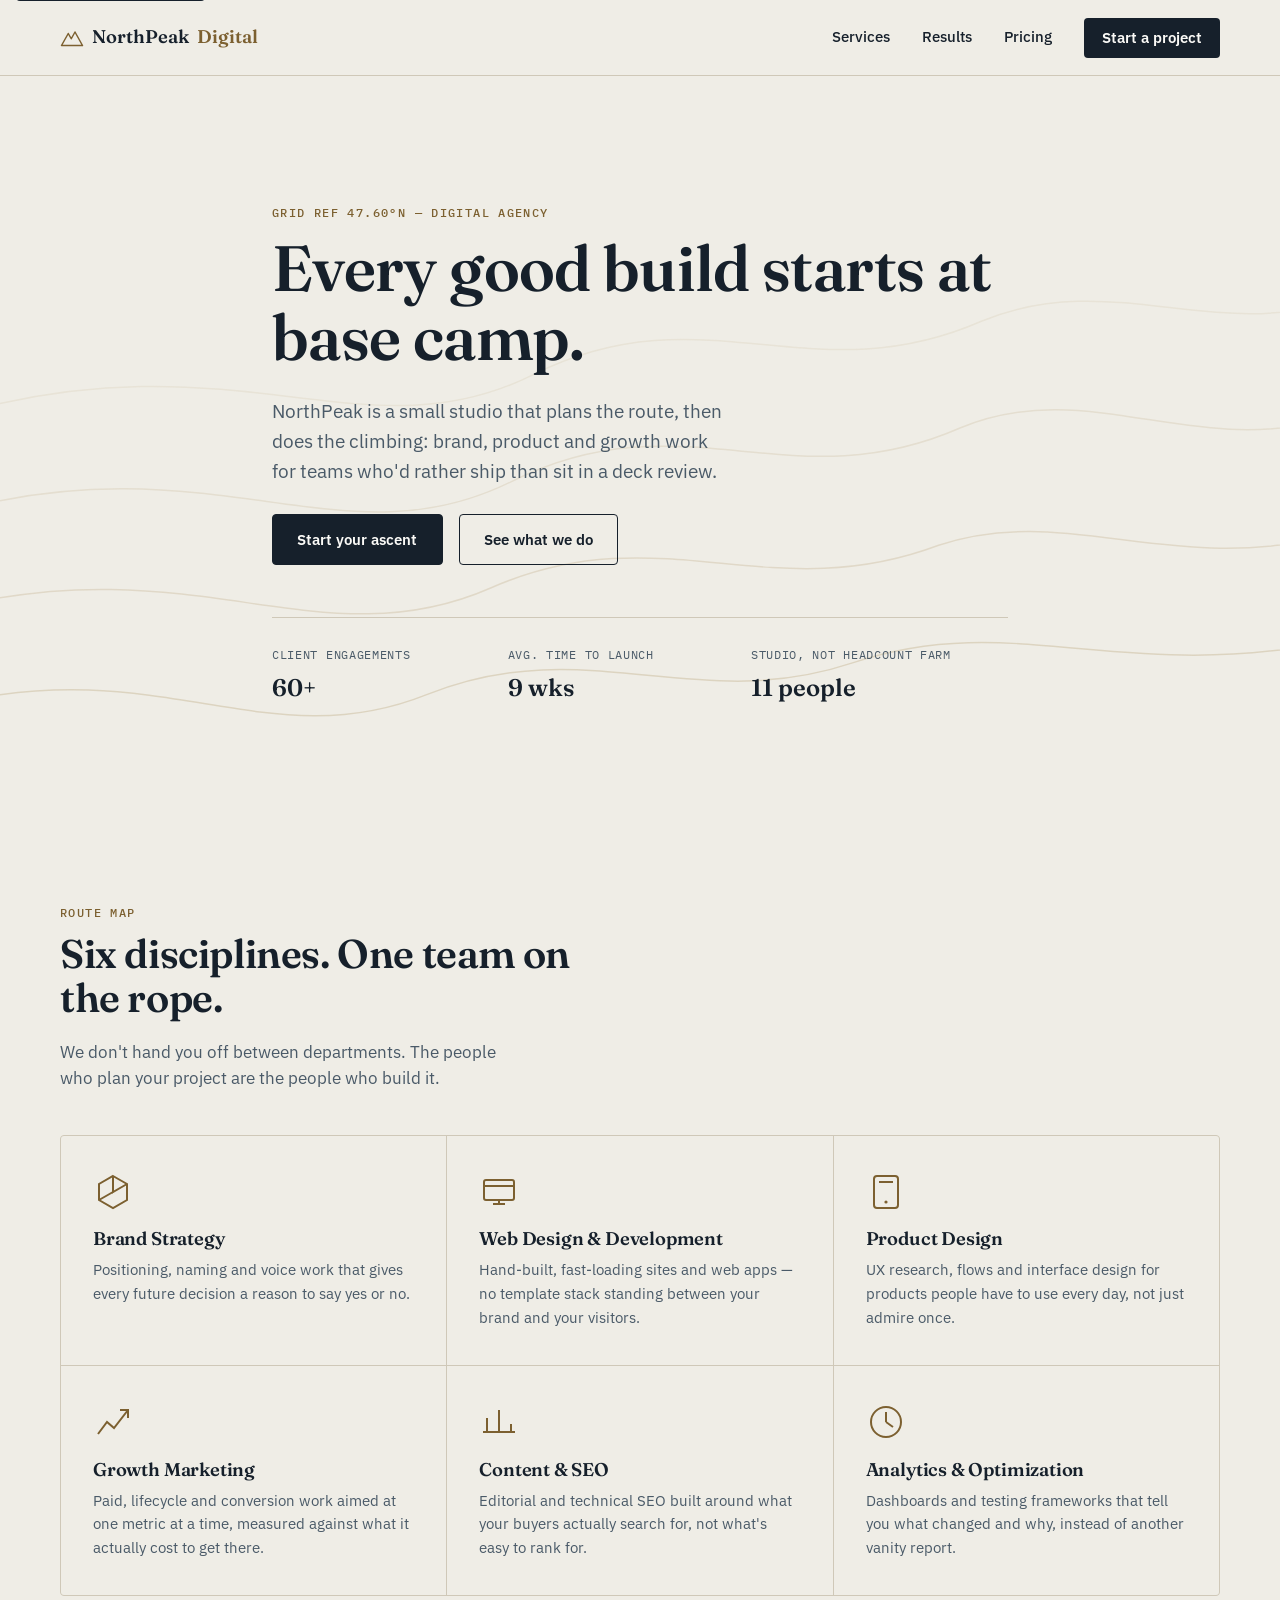
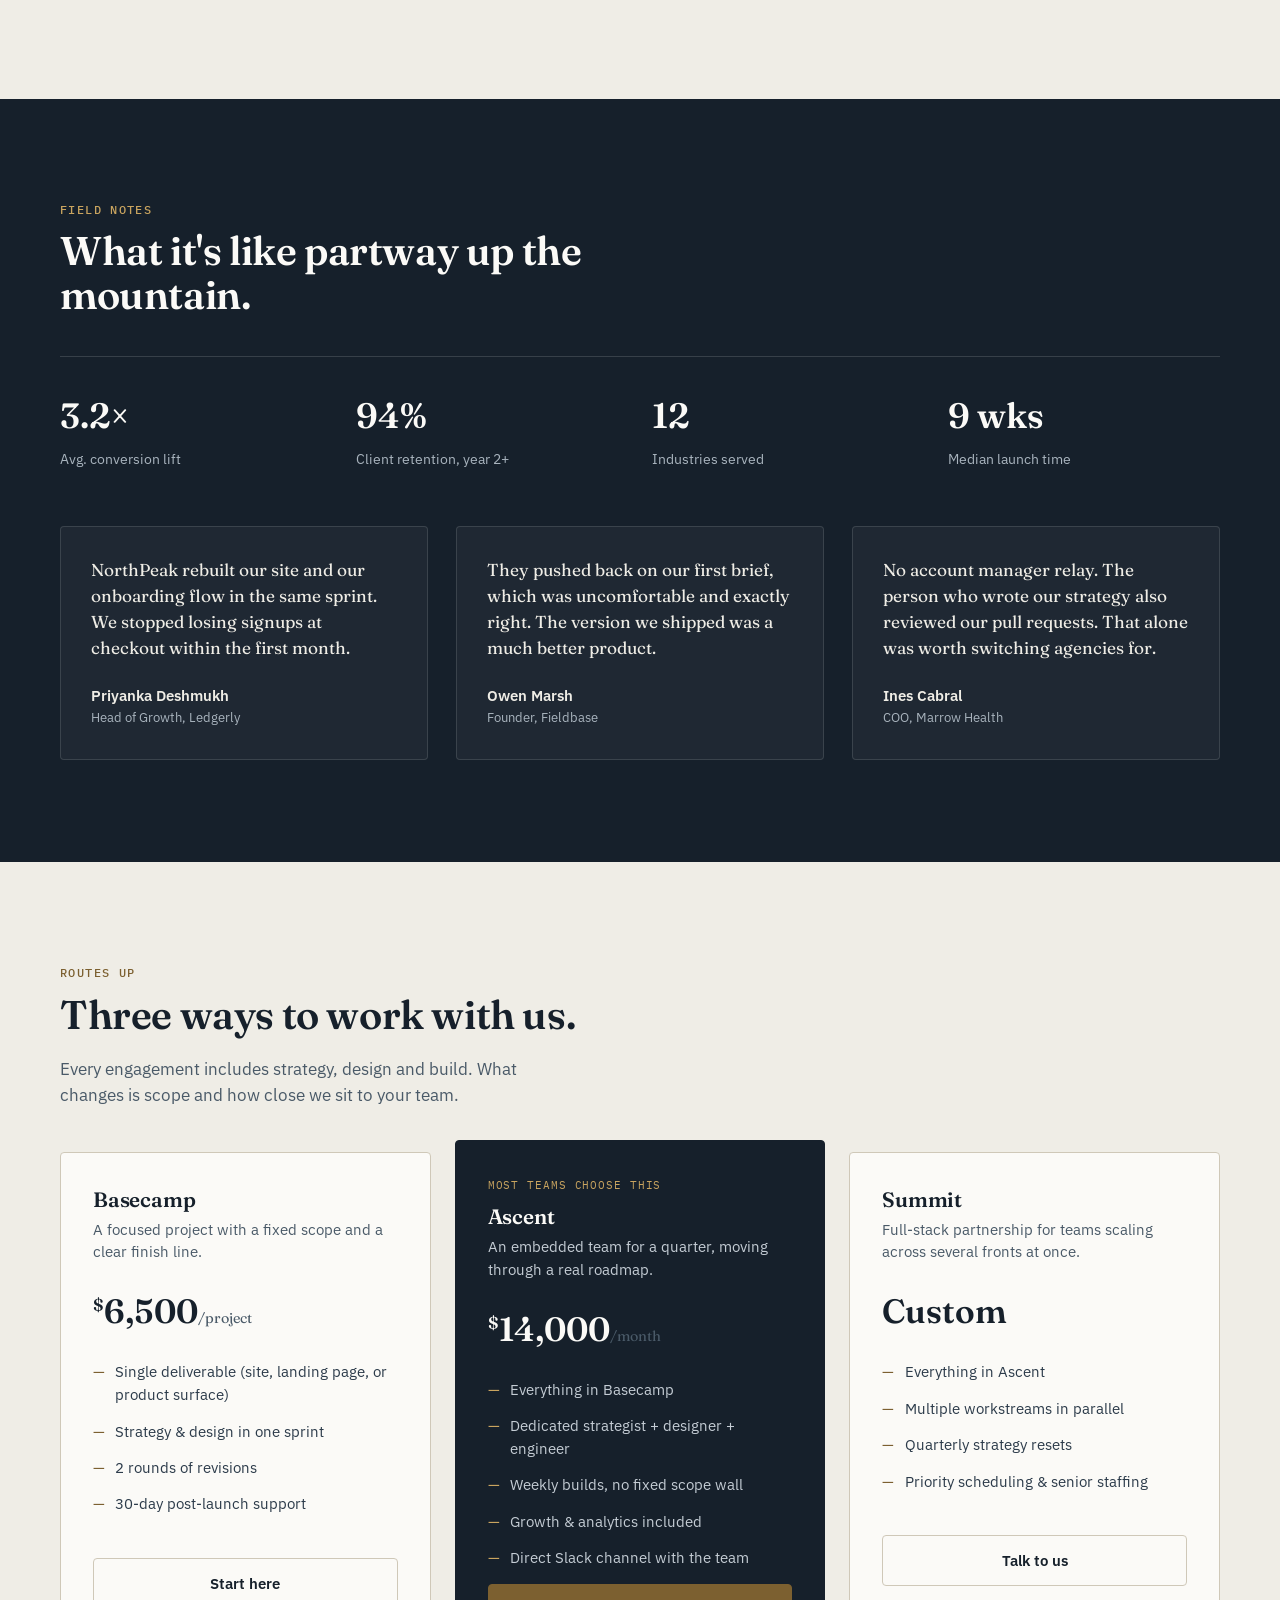
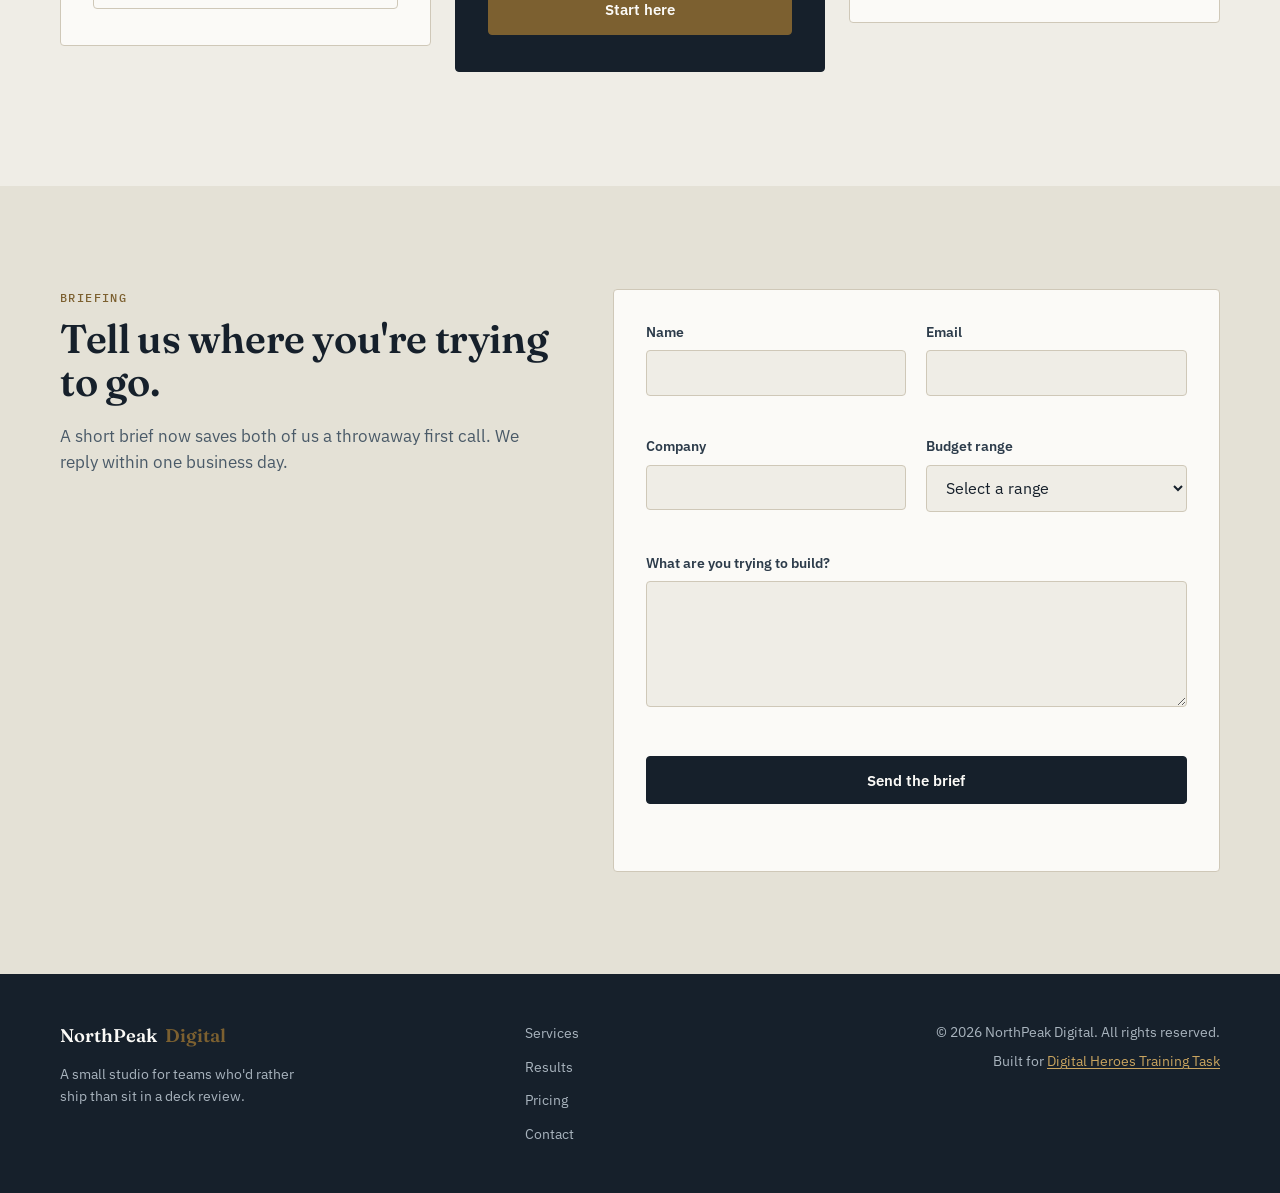
<file: index.html>
<!DOCTYPE html>
<html lang="en">
<head>
<meta charset="UTF-8">
<meta name="viewport" content="width=device-width, initial-scale=1.0">
<title>NorthPeak Digital — Digital agency for ambitious teams</title>
<meta name="description" content="NorthPeak Digital is a small studio building brands, products and growth engines for teams ready to move fast. Strategy, design and development under one roof.">

<link rel="preconnect" href="https://fonts.googleapis.com">
<link rel="preconnect" href="https://fonts.gstatic.com" crossorigin>
<link href="https://fonts.googleapis.com/css2?family=Fraunces:opsz,wght@9..144,500;9..144,600&family=IBM+Plex+Sans:wght@400;500;600&family=IBM+Plex+Mono:wght@500&display=swap" rel="stylesheet">

<link rel="stylesheet" href="styles.css">
</head>
<body>

<a class="skip-link" href="#main">Skip to main content</a>

<header class="site-header">
  <div class="wrap header-inner">
    <a href="#top" class="logo" aria-label="NorthPeak Digital, home">
      <svg class="logo-mark" viewBox="0 0 32 32" aria-hidden="true" focusable="false">
        <path d="M2 26 L11 10 L15 17 L20 8 L30 26 Z" fill="none" stroke="currentColor" stroke-width="2" stroke-linejoin="round"/>
      </svg>
      NorthPeak <span>Digital</span>
    </a>

    <button class="nav-toggle" id="navToggle" aria-expanded="false" aria-controls="primaryNav">
      <span class="sr-only">Menu</span>
      <span class="nav-toggle-bar" aria-hidden="true"></span>
    </button>

    <nav class="primary-nav" id="primaryNav" aria-label="Primary">
      <a href="#services">Services</a>
      <a href="#results">Results</a>
      <a href="#pricing">Pricing</a>
      <a href="#contact" class="nav-cta">Start a project</a>
    </nav>
  </div>
</header>

<main id="main">

  <!-- HERO -->
  <section class="hero" id="top">
    <div class="contour-field" aria-hidden="true">
      <svg viewBox="0 0 1200 800" preserveAspectRatio="xMidYMid slice">
        <path class="contour c1" d="M-50,650 C150,600 250,700 400,640 C550,580 650,660 800,610 C950,560 1050,630 1250,590" />
        <path class="contour c2" d="M-50,560 C180,500 300,610 460,540 C620,470 720,560 880,500 C1000,460 1100,530 1250,490" />
        <path class="contour c3" d="M-50,470 C200,400 320,520 480,440 C640,360 740,460 900,390 C1020,340 1120,420 1250,380" />
        <path class="contour c4" d="M-50,380 C220,300 340,420 500,340 C660,260 760,360 920,290 C1040,240 1140,310 1250,270" />
      </svg>
    </div>

    <div class="wrap hero-inner">
      <p class="eyebrow">GRID REF 47.60&deg;N — DIGITAL AGENCY</p>
      <h1>Every good build starts at base camp.</h1>
      <p class="hero-sub">NorthPeak is a small studio that plans the route, then does the climbing: brand, product and growth work for teams who'd rather ship than sit in a deck review.</p>
      <div class="hero-actions">
        <a href="#contact" class="btn btn-primary">Start your ascent</a>
        <a href="#services" class="btn btn-ghost">See what we do</a>
      </div>
      <dl class="hero-stats">
        <div><dt>Client engagements</dt><dd>60+</dd></div>
        <div><dt>Avg. time to launch</dt><dd>9 wks</dd></div>
        <div><dt>Studio, not headcount farm</dt><dd>11 people</dd></div>
      </dl>
    </div>
  </section>

  <!-- SERVICES -->
  <section class="services" id="services">
    <div class="wrap">
      <p class="eyebrow">ROUTE MAP</p>
      <h2>Six disciplines. One team on the rope.</h2>
      <p class="section-lede">We don't hand you off between departments. The people who plan your project are the people who build it.</p>

      <div class="service-grid">

        <article class="service-card">
          <span class="service-icon" aria-hidden="true">
            <svg viewBox="0 0 40 40"><path d="M20 4 L34 12 V28 L20 36 L6 28 V12 Z" fill="none" stroke="currentColor" stroke-width="2"/><path d="M20 4 V20 L34 12" fill="none" stroke="currentColor" stroke-width="2"/><path d="M20 20 L6 28" fill="none" stroke="currentColor" stroke-width="2"/></svg>
          </span>
          <h3>Brand Strategy</h3>
          <p>Positioning, naming and voice work that gives every future decision a reason to say yes or no.</p>
        </article>

        <article class="service-card">
          <span class="service-icon" aria-hidden="true">
            <svg viewBox="0 0 40 40"><rect x="5" y="8" width="30" height="20" rx="2" fill="none" stroke="currentColor" stroke-width="2"/><path d="M5 14 H35" stroke="currentColor" stroke-width="2"/><path d="M14 32 H26" stroke="currentColor" stroke-width="2"/><path d="M20 28 V32" stroke="currentColor" stroke-width="2"/></svg>
          </span>
          <h3>Web Design &amp; Development</h3>
          <p>Hand-built, fast-loading sites and web apps — no template stack standing between your brand and your visitors.</p>
        </article>

        <article class="service-card">
          <span class="service-icon" aria-hidden="true">
            <svg viewBox="0 0 40 40"><rect x="8" y="4" width="24" height="32" rx="3" fill="none" stroke="currentColor" stroke-width="2"/><circle cx="20" cy="30" r="1.6" fill="currentColor"/><path d="M13 10 H27" stroke="currentColor" stroke-width="2"/></svg>
          </span>
          <h3>Product Design</h3>
          <p>UX research, flows and interface design for products people have to use every day, not just admire once.</p>
        </article>

        <article class="service-card">
          <span class="service-icon" aria-hidden="true">
            <svg viewBox="0 0 40 40"><path d="M5 32 L14 20 L21 26 L35 8" fill="none" stroke="currentColor" stroke-width="2"/><path d="M27 8 H35 V16" fill="none" stroke="currentColor" stroke-width="2"/></svg>
          </span>
          <h3>Growth Marketing</h3>
          <p>Paid, lifecycle and conversion work aimed at one metric at a time, measured against what it actually cost to get there.</p>
        </article>

        <article class="service-card">
          <span class="service-icon" aria-hidden="true">
            <svg viewBox="0 0 40 40"><path d="M8 30 V16 M20 30 V8 M32 30 V22" stroke="currentColor" stroke-width="2"/><path d="M4 30 H36" stroke="currentColor" stroke-width="2"/></svg>
          </span>
          <h3>Content &amp; SEO</h3>
          <p>Editorial and technical SEO built around what your buyers actually search for, not what's easy to rank for.</p>
        </article>

        <article class="service-card">
          <span class="service-icon" aria-hidden="true">
            <svg viewBox="0 0 40 40"><circle cx="20" cy="20" r="15" fill="none" stroke="currentColor" stroke-width="2"/><path d="M20 20 L20 10" stroke="currentColor" stroke-width="2"/><path d="M20 20 L27 25" stroke="currentColor" stroke-width="2"/></svg>
          </span>
          <h3>Analytics &amp; Optimization</h3>
          <p>Dashboards and testing frameworks that tell you what changed and why, instead of another vanity report.</p>
        </article>

      </div>
    </div>
  </section>

  <!-- RESULTS / TESTIMONIALS -->
  <section class="results" id="results">
    <div class="wrap">
      <p class="eyebrow">FIELD NOTES</p>
      <h2>What it's like partway up the mountain.</h2>

      <div class="results-stats">
        <div class="stat"><span class="stat-num">3.2&times;</span><span class="stat-label">Avg. conversion lift</span></div>
        <div class="stat"><span class="stat-num">94%</span><span class="stat-label">Client retention, year 2+</span></div>
        <div class="stat"><span class="stat-num">12</span><span class="stat-label">Industries served</span></div>
        <div class="stat"><span class="stat-num">9 wks</span><span class="stat-label">Median launch time</span></div>
      </div>

      <div class="testimonial-grid">
        <figure class="testimonial">
          <blockquote>
            <p>NorthPeak rebuilt our site and our onboarding flow in the same sprint. We stopped losing signups at checkout within the first month.</p>
          </blockquote>
          <figcaption>
            <span class="t-name">Priyanka Deshmukh</span>
            <span class="t-role">Head of Growth, Ledgerly</span>
          </figcaption>
        </figure>

        <figure class="testimonial">
          <blockquote>
            <p>They pushed back on our first brief, which was uncomfortable and exactly right. The version we shipped was a much better product.</p>
          </blockquote>
          <figcaption>
            <span class="t-name">Owen Marsh</span>
            <span class="t-role">Founder, Fieldbase</span>
          </figcaption>
        </figure>

        <figure class="testimonial">
          <blockquote>
            <p>No account manager relay. The person who wrote our strategy also reviewed our pull requests. That alone was worth switching agencies for.</p>
          </blockquote>
          <figcaption>
            <span class="t-name">Ines Cabral</span>
            <span class="t-role">COO, Marrow Health</span>
          </figcaption>
        </figure>
      </div>
    </div>
  </section>

  <!-- PRICING -->
  <section class="pricing" id="pricing">
    <div class="wrap">
      <p class="eyebrow">ROUTES UP</p>
      <h2>Three ways to work with us.</h2>
      <p class="section-lede">Every engagement includes strategy, design and build. What changes is scope and how close we sit to your team.</p>

      <div class="pricing-grid">

        <article class="price-card">
          <h3>Basecamp</h3>
          <p class="price-desc">A focused project with a fixed scope and a clear finish line.</p>
          <p class="price-amount"><span class="currency">$</span>6,500<span class="price-period">/project</span></p>
          <ul class="price-features">
            <li>Single deliverable (site, landing page, or product surface)</li>
            <li>Strategy &amp; design in one sprint</li>
            <li>2 rounds of revisions</li>
            <li>30-day post-launch support</li>
          </ul>
          <a href="#contact" class="btn btn-outline">Start here</a>
        </article>

        <article class="price-card price-featured">
          <p class="price-tag">Most teams choose this</p>
          <h3>Ascent</h3>
          <p class="price-desc">An embedded team for a quarter, moving through a real roadmap.</p>
          <p class="price-amount"><span class="currency">$</span>14,000<span class="price-period">/month</span></p>
          <ul class="price-features">
            <li>Everything in Basecamp</li>
            <li>Dedicated strategist + designer + engineer</li>
            <li>Weekly builds, no fixed scope wall</li>
            <li>Growth &amp; analytics included</li>
            <li>Direct Slack channel with the team</li>
          </ul>
          <a href="#contact" class="btn btn-primary">Start here</a>
        </article>

        <article class="price-card">
          <h3>Summit</h3>
          <p class="price-desc">Full-stack partnership for teams scaling across several fronts at once.</p>
          <p class="price-amount">Custom</p>
          <ul class="price-features">
            <li>Everything in Ascent</li>
            <li>Multiple workstreams in parallel</li>
            <li>Quarterly strategy resets</li>
            <li>Priority scheduling &amp; senior staffing</li>
          </ul>
          <a href="#contact" class="btn btn-outline">Talk to us</a>
        </article>

      </div>
    </div>
  </section>

  <!-- CONTACT -->
  <section class="contact" id="contact">
    <div class="wrap contact-inner">
      <div class="contact-copy">
        <p class="eyebrow">BRIEFING</p>
        <h2>Tell us where you're trying to go.</h2>
        <p class="section-lede">A short brief now saves both of us a throwaway first call. We reply within one business day.</p>
      </div>

      <form class="contact-form" id="contactForm" novalidate>

        <div class="form-row">
          <div class="field">
            <label for="name">Name</label>
            <input type="text" id="name" name="name" autocomplete="name" required aria-describedby="err-name">
            <span class="field-error" id="err-name" role="alert"></span>
          </div>
          <div class="field">
            <label for="email">Email</label>
            <input type="email" id="email" name="email" autocomplete="email" required aria-describedby="err-email">
            <span class="field-error" id="err-email" role="alert"></span>
          </div>
        </div>

        <div class="form-row">
          <div class="field">
            <label for="company">Company</label>
            <input type="text" id="company" name="company" autocomplete="organization">
          </div>
          <div class="field">
            <label for="budget">Budget range</label>
            <select id="budget" name="budget" required aria-describedby="err-budget">
              <option value="">Select a range</option>
              <option value="under-6k">Under $6,500</option>
              <option value="6-15k">$6,500 – $15,000</option>
              <option value="15-30k">$15,000 – $30,000</option>
              <option value="30k-plus">$30,000+</option>
            </select>
            <span class="field-error" id="err-budget" role="alert"></span>
          </div>
        </div>

        <div class="field">
          <label for="message">What are you trying to build?</label>
          <textarea id="message" name="message" rows="5" required aria-describedby="err-message"></textarea>
          <span class="field-error" id="err-message" role="alert"></span>
        </div>

        <button type="submit" class="btn btn-primary btn-submit">Send the brief</button>

        <p class="form-status" id="formStatus" role="status" aria-live="polite"></p>
      </form>
    </div>
  </section>

</main>

<footer class="site-footer">
  <div class="wrap footer-inner">
    <div class="footer-brand">
      <span class="logo">NorthPeak <span>Digital</span></span>
      <p>A small studio for teams who'd rather ship than sit in a deck review.</p>
    </div>

    <nav class="footer-nav" aria-label="Footer">
      <a href="#services">Services</a>
      <a href="#results">Results</a>
      <a href="#pricing">Pricing</a>
      <a href="#contact">Contact</a>
    </nav>

    <div class="footer-meta">
      <p>&copy; <span id="year">2026</span> NorthPeak Digital. All rights reserved.</p>
      <p class="credit-line">Built for <a href="https://digitalheroesco.com" target="_blank" rel="noopener">Digital Heroes Training Task</a></p>
    </div>
  </div>
</footer>

<script src="script.js"></script>
</body>
</html>
</file>
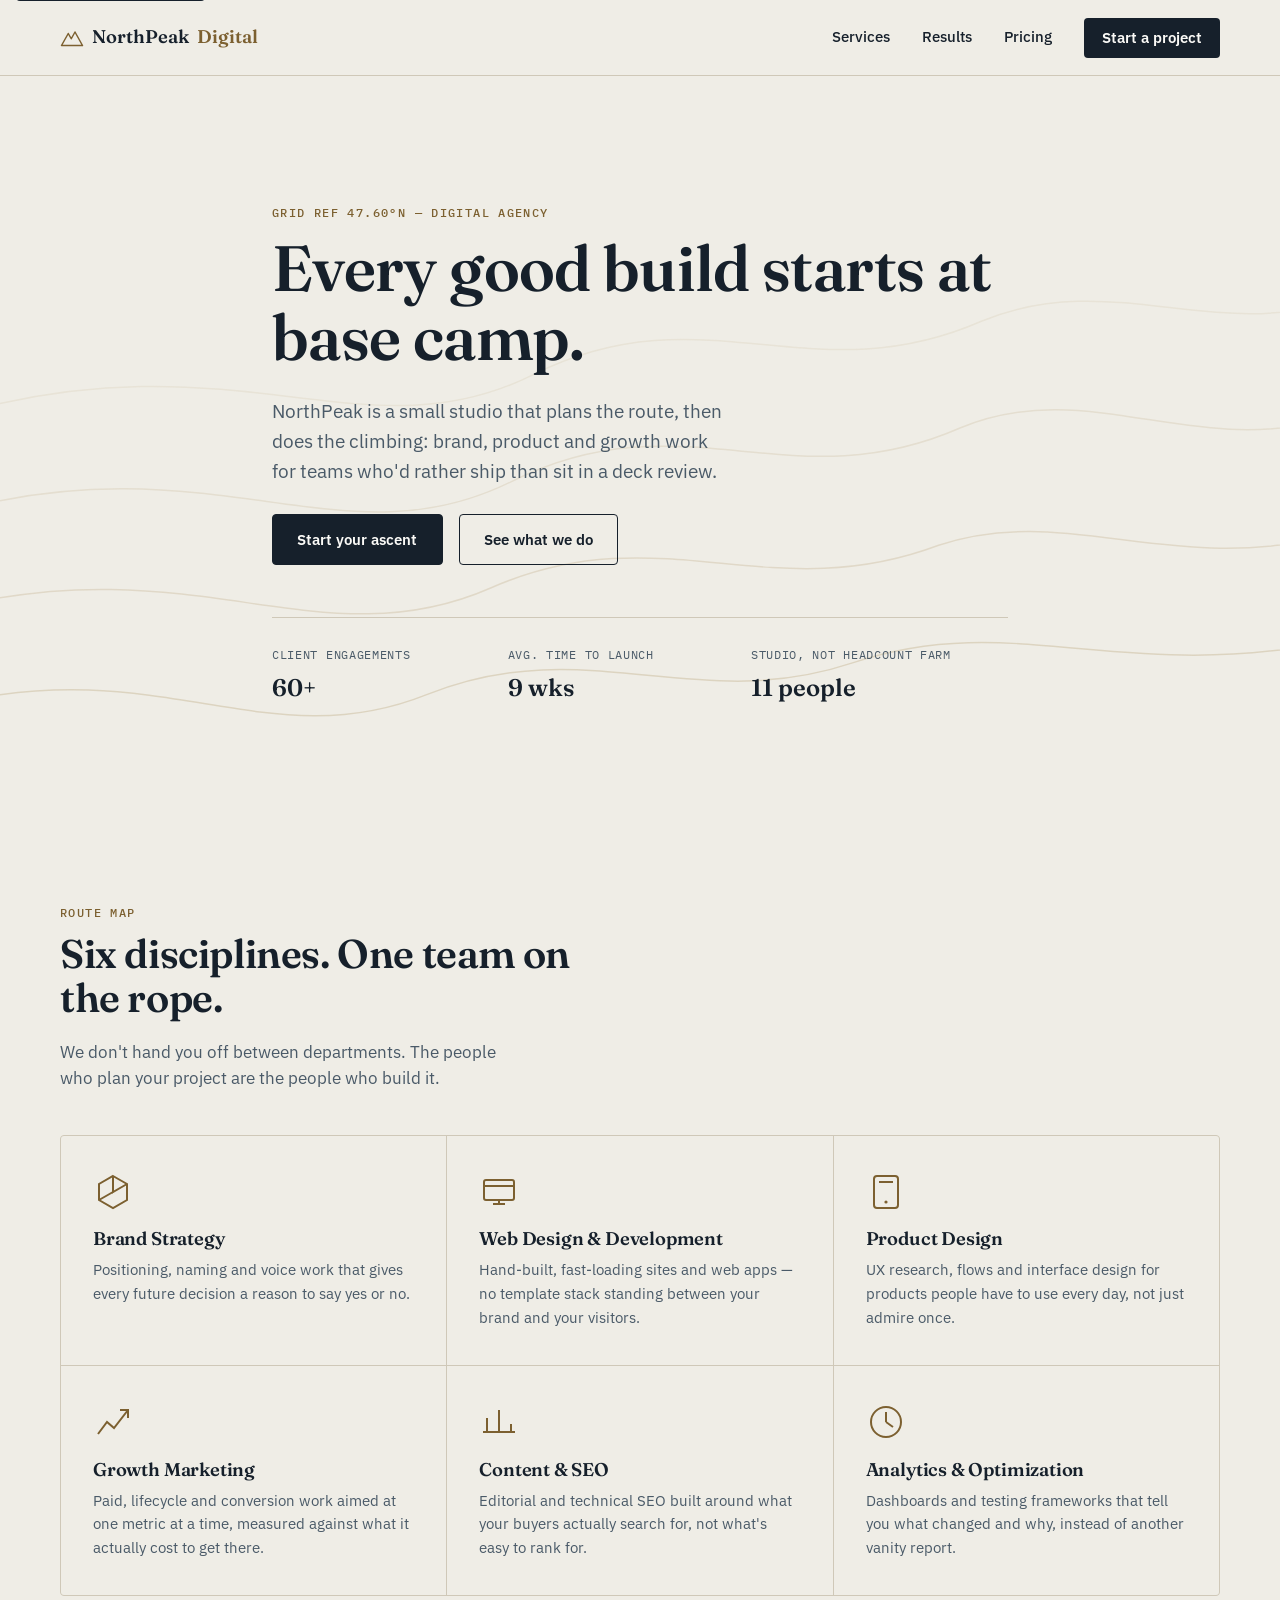
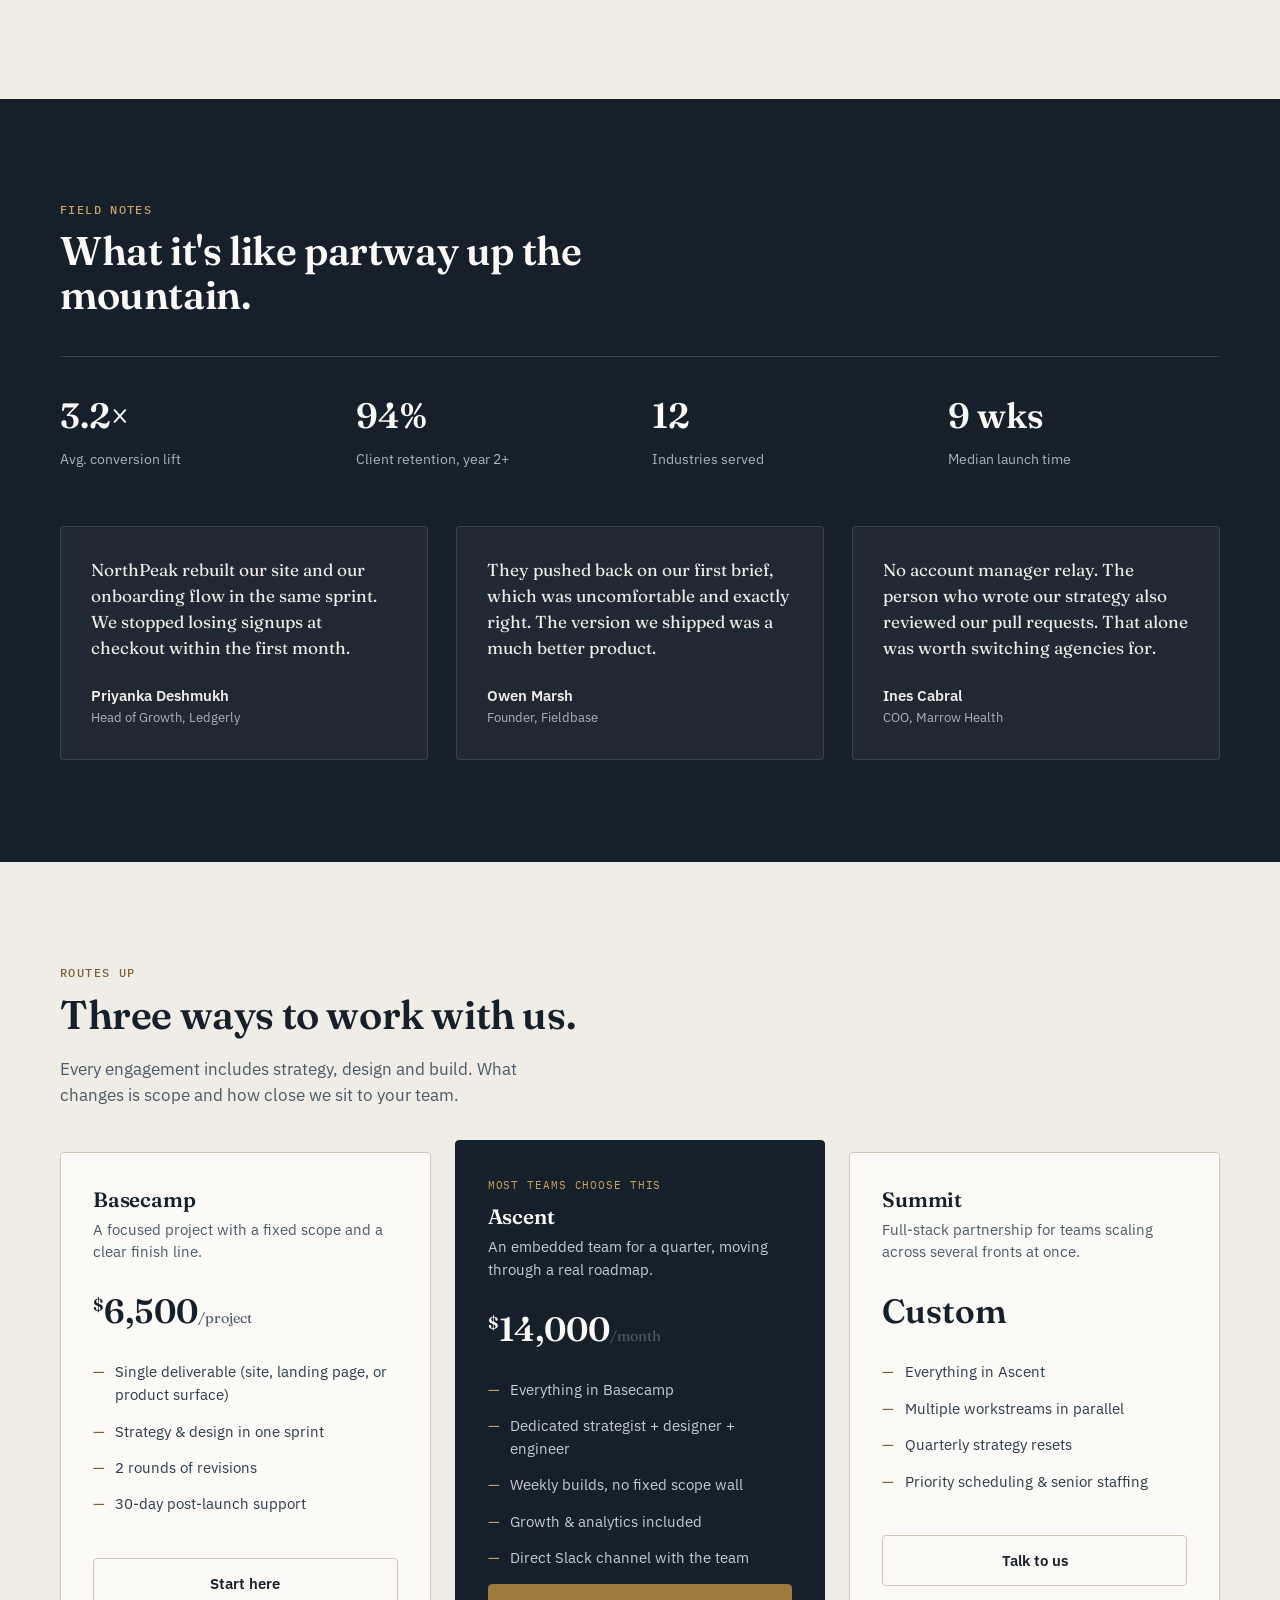
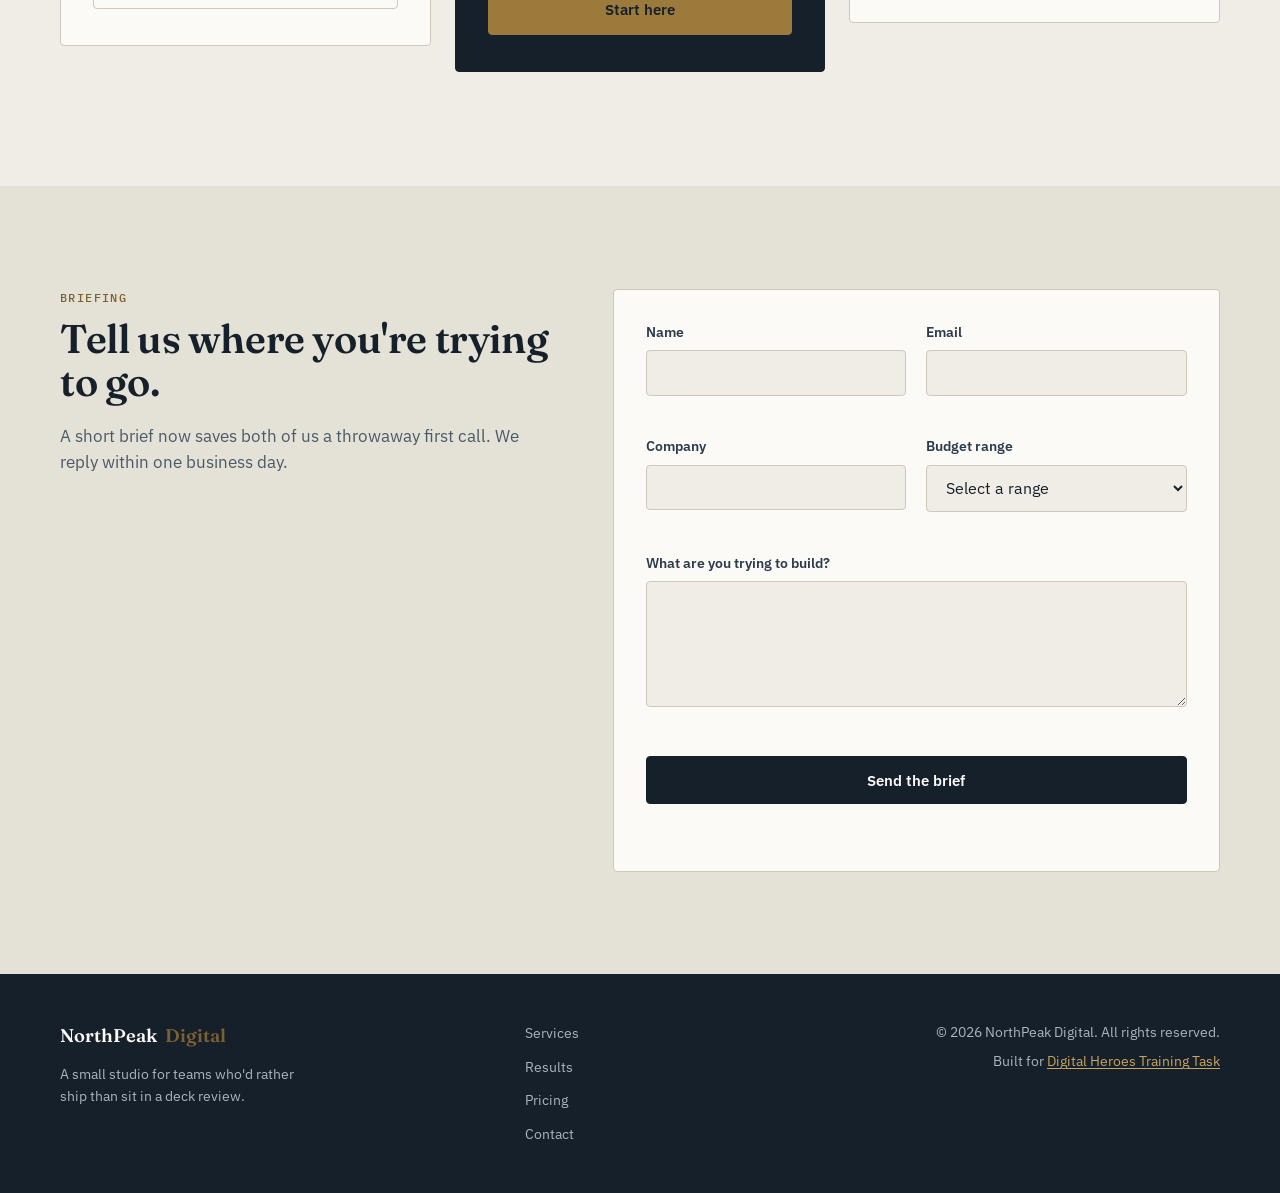
<file: northpeak-digital/index.html>
<!DOCTYPE html>
<html lang="en">
<head>
<meta charset="UTF-8">
<meta name="viewport" content="width=device-width, initial-scale=1.0">
<title>NorthPeak Digital — Digital agency for ambitious teams</title>
<meta name="description" content="NorthPeak Digital is a small studio building brands, products and growth engines for teams ready to move fast. Strategy, design and development under one roof.">

<link rel="preconnect" href="https://fonts.googleapis.com">
<link rel="preconnect" href="https://fonts.gstatic.com" crossorigin>
<link href="https://fonts.googleapis.com/css2?family=Fraunces:opsz,wght@9..144,500;9..144,600;9..144,700&family=IBM+Plex+Sans:wght@400;500;600&family=IBM+Plex+Mono:wght@500&display=swap" rel="stylesheet">

<link rel="stylesheet" href="styles.css">
</head>
<body>

<a class="skip-link" href="#main">Skip to main content</a>

<header class="site-header">
  <div class="wrap header-inner">
    <a href="#top" class="logo" aria-label="NorthPeak Digital, home">
      <svg class="logo-mark" viewBox="0 0 32 32" aria-hidden="true" focusable="false">
        <path d="M2 26 L11 10 L15 17 L20 8 L30 26 Z" fill="none" stroke="currentColor" stroke-width="2" stroke-linejoin="round"/>
      </svg>
      NorthPeak <span>Digital</span>
    </a>

    <button class="nav-toggle" id="navToggle" aria-expanded="false" aria-controls="primaryNav">
      <span class="sr-only">Menu</span>
      <span class="nav-toggle-bar" aria-hidden="true"></span>
    </button>

    <nav class="primary-nav" id="primaryNav" aria-label="Primary">
      <a href="#services">Services</a>
      <a href="#results">Results</a>
      <a href="#pricing">Pricing</a>
      <a href="#contact" class="nav-cta">Start a project</a>
    </nav>
  </div>
</header>

<main id="main">

  <!-- HERO -->
  <section class="hero" id="top">
    <div class="contour-field" aria-hidden="true">
      <svg viewBox="0 0 1200 800" preserveAspectRatio="xMidYMid slice">
        <path class="contour c1" d="M-50,650 C150,600 250,700 400,640 C550,580 650,660 800,610 C950,560 1050,630 1250,590" />
        <path class="contour c2" d="M-50,560 C180,500 300,610 460,540 C620,470 720,560 880,500 C1000,460 1100,530 1250,490" />
        <path class="contour c3" d="M-50,470 C200,400 320,520 480,440 C640,360 740,460 900,390 C1020,340 1120,420 1250,380" />
        <path class="contour c4" d="M-50,380 C220,300 340,420 500,340 C660,260 760,360 920,290 C1040,240 1140,310 1250,270" />
      </svg>
    </div>

    <div class="wrap hero-inner">
      <p class="eyebrow">GRID REF 47.60&deg;N — DIGITAL AGENCY</p>
      <h1>Every good build starts at base camp.</h1>
      <p class="hero-sub">NorthPeak is a small studio that plans the route, then does the climbing: brand, product and growth work for teams who'd rather ship than sit in a deck review.</p>
      <div class="hero-actions">
        <a href="#contact" class="btn btn-primary">Start your ascent</a>
        <a href="#services" class="btn btn-ghost">See what we do</a>
      </div>
      <dl class="hero-stats">
        <div><dt>Client engagements</dt><dd>60+</dd></div>
        <div><dt>Avg. time to launch</dt><dd>9 wks</dd></div>
        <div><dt>Studio, not headcount farm</dt><dd>11 people</dd></div>
      </dl>
    </div>
  </section>

  <!-- SERVICES -->
  <section class="services" id="services">
    <div class="wrap">
      <p class="eyebrow">ROUTE MAP</p>
      <h2>Six disciplines. One team on the rope.</h2>
      <p class="section-lede">We don't hand you off between departments. The people who plan your project are the people who build it.</p>

      <div class="service-grid">

        <article class="service-card">
          <span class="service-icon" aria-hidden="true">
            <svg viewBox="0 0 40 40"><path d="M20 4 L34 12 V28 L20 36 L6 28 V12 Z" fill="none" stroke="currentColor" stroke-width="2"/><path d="M20 4 V20 L34 12" fill="none" stroke="currentColor" stroke-width="2"/><path d="M20 20 L6 28" fill="none" stroke="currentColor" stroke-width="2"/></svg>
          </span>
          <h3>Brand Strategy</h3>
          <p>Positioning, naming and voice work that gives every future decision a reason to say yes or no.</p>
        </article>

        <article class="service-card">
          <span class="service-icon" aria-hidden="true">
            <svg viewBox="0 0 40 40"><rect x="5" y="8" width="30" height="20" rx="2" fill="none" stroke="currentColor" stroke-width="2"/><path d="M5 14 H35" stroke="currentColor" stroke-width="2"/><path d="M14 32 H26" stroke="currentColor" stroke-width="2"/><path d="M20 28 V32" stroke="currentColor" stroke-width="2"/></svg>
          </span>
          <h3>Web Design &amp; Development</h3>
          <p>Hand-built, fast-loading sites and web apps — no template stack standing between your brand and your visitors.</p>
        </article>

        <article class="service-card">
          <span class="service-icon" aria-hidden="true">
            <svg viewBox="0 0 40 40"><rect x="8" y="4" width="24" height="32" rx="3" fill="none" stroke="currentColor" stroke-width="2"/><circle cx="20" cy="30" r="1.6" fill="currentColor"/><path d="M13 10 H27" stroke="currentColor" stroke-width="2"/></svg>
          </span>
          <h3>Product Design</h3>
          <p>UX research, flows and interface design for products people have to use every day, not just admire once.</p>
        </article>

        <article class="service-card">
          <span class="service-icon" aria-hidden="true">
            <svg viewBox="0 0 40 40"><path d="M5 32 L14 20 L21 26 L35 8" fill="none" stroke="currentColor" stroke-width="2"/><path d="M27 8 H35 V16" fill="none" stroke="currentColor" stroke-width="2"/></svg>
          </span>
          <h3>Growth Marketing</h3>
          <p>Paid, lifecycle and conversion work aimed at one metric at a time, measured against what it actually cost to get there.</p>
        </article>

        <article class="service-card">
          <span class="service-icon" aria-hidden="true">
            <svg viewBox="0 0 40 40"><path d="M8 30 V16 M20 30 V8 M32 30 V22" stroke="currentColor" stroke-width="2"/><path d="M4 30 H36" stroke="currentColor" stroke-width="2"/></svg>
          </span>
          <h3>Content &amp; SEO</h3>
          <p>Editorial and technical SEO built around what your buyers actually search for, not what's easy to rank for.</p>
        </article>

        <article class="service-card">
          <span class="service-icon" aria-hidden="true">
            <svg viewBox="0 0 40 40"><circle cx="20" cy="20" r="15" fill="none" stroke="currentColor" stroke-width="2"/><path d="M20 20 L20 10" stroke="currentColor" stroke-width="2"/><path d="M20 20 L27 25" stroke="currentColor" stroke-width="2"/></svg>
          </span>
          <h3>Analytics &amp; Optimization</h3>
          <p>Dashboards and testing frameworks that tell you what changed and why, instead of another vanity report.</p>
        </article>

      </div>
    </div>
  </section>

  <!-- RESULTS / TESTIMONIALS -->
  <section class="results" id="results">
    <div class="wrap">
      <p class="eyebrow">FIELD NOTES</p>
      <h2>What it's like partway up the mountain.</h2>

      <div class="results-stats">
        <div class="stat"><span class="stat-num">3.2&times;</span><span class="stat-label">Avg. conversion lift</span></div>
        <div class="stat"><span class="stat-num">94%</span><span class="stat-label">Client retention, year 2+</span></div>
        <div class="stat"><span class="stat-num">12</span><span class="stat-label">Industries served</span></div>
        <div class="stat"><span class="stat-num">9 wks</span><span class="stat-label">Median launch time</span></div>
      </div>

      <div class="testimonial-grid">
        <figure class="testimonial">
          <blockquote>
            <p>NorthPeak rebuilt our site and our onboarding flow in the same sprint. We stopped losing signups at checkout within the first month.</p>
          </blockquote>
          <figcaption>
            <span class="t-name">Priyanka Deshmukh</span>
            <span class="t-role">Head of Growth, Ledgerly</span>
          </figcaption>
        </figure>

        <figure class="testimonial">
          <blockquote>
            <p>They pushed back on our first brief, which was uncomfortable and exactly right. The version we shipped was a much better product.</p>
          </blockquote>
          <figcaption>
            <span class="t-name">Owen Marsh</span>
            <span class="t-role">Founder, Fieldbase</span>
          </figcaption>
        </figure>

        <figure class="testimonial">
          <blockquote>
            <p>No account manager relay. The person who wrote our strategy also reviewed our pull requests. That alone was worth switching agencies for.</p>
          </blockquote>
          <figcaption>
            <span class="t-name">Ines Cabral</span>
            <span class="t-role">COO, Marrow Health</span>
          </figcaption>
        </figure>
      </div>
    </div>
  </section>

  <!-- PRICING -->
  <section class="pricing" id="pricing">
    <div class="wrap">
      <p class="eyebrow">ROUTES UP</p>
      <h2>Three ways to work with us.</h2>
      <p class="section-lede">Every engagement includes strategy, design and build. What changes is scope and how close we sit to your team.</p>

      <div class="pricing-grid">

        <article class="price-card">
          <h3>Basecamp</h3>
          <p class="price-desc">A focused project with a fixed scope and a clear finish line.</p>
          <p class="price-amount"><span class="currency">$</span>6,500<span class="price-period">/project</span></p>
          <ul class="price-features">
            <li>Single deliverable (site, landing page, or product surface)</li>
            <li>Strategy &amp; design in one sprint</li>
            <li>2 rounds of revisions</li>
            <li>30-day post-launch support</li>
          </ul>
          <a href="#contact" class="btn btn-outline">Start here</a>
        </article>

        <article class="price-card price-featured">
          <p class="price-tag">Most teams choose this</p>
          <h3>Ascent</h3>
          <p class="price-desc">An embedded team for a quarter, moving through a real roadmap.</p>
          <p class="price-amount"><span class="currency">$</span>14,000<span class="price-period">/month</span></p>
          <ul class="price-features">
            <li>Everything in Basecamp</li>
            <li>Dedicated strategist + designer + engineer</li>
            <li>Weekly builds, no fixed scope wall</li>
            <li>Growth &amp; analytics included</li>
            <li>Direct Slack channel with the team</li>
          </ul>
          <a href="#contact" class="btn btn-primary">Start here</a>
        </article>

        <article class="price-card">
          <h3>Summit</h3>
          <p class="price-desc">Full-stack partnership for teams scaling across several fronts at once.</p>
          <p class="price-amount">Custom</p>
          <ul class="price-features">
            <li>Everything in Ascent</li>
            <li>Multiple workstreams in parallel</li>
            <li>Quarterly strategy resets</li>
            <li>Priority scheduling &amp; senior staffing</li>
          </ul>
          <a href="#contact" class="btn btn-outline">Talk to us</a>
        </article>

      </div>
    </div>
  </section>

  <!-- CONTACT -->
  <section class="contact" id="contact">
    <div class="wrap contact-inner">
      <div class="contact-copy">
        <p class="eyebrow">BRIEFING</p>
        <h2>Tell us where you're trying to go.</h2>
        <p class="section-lede">A short brief now saves both of us a throwaway first call. We reply within one business day.</p>
      </div>

      <form class="contact-form" id="contactForm" novalidate>

        <div class="form-row">
          <div class="field">
            <label for="name">Name</label>
            <input type="text" id="name" name="name" autocomplete="name" required aria-describedby="err-name">
            <span class="field-error" id="err-name" role="alert"></span>
          </div>
          <div class="field">
            <label for="email">Email</label>
            <input type="email" id="email" name="email" autocomplete="email" required aria-describedby="err-email">
            <span class="field-error" id="err-email" role="alert"></span>
          </div>
        </div>

        <div class="form-row">
          <div class="field">
            <label for="company">Company</label>
            <input type="text" id="company" name="company" autocomplete="organization">
          </div>
          <div class="field">
            <label for="budget">Budget range</label>
            <select id="budget" name="budget" required aria-describedby="err-budget">
              <option value="">Select a range</option>
              <option value="under-6k">Under $6,500</option>
              <option value="6-15k">$6,500 – $15,000</option>
              <option value="15-30k">$15,000 – $30,000</option>
              <option value="30k-plus">$30,000+</option>
            </select>
            <span class="field-error" id="err-budget" role="alert"></span>
          </div>
        </div>

        <div class="field">
          <label for="message">What are you trying to build?</label>
          <textarea id="message" name="message" rows="5" required aria-describedby="err-message"></textarea>
          <span class="field-error" id="err-message" role="alert"></span>
        </div>

        <button type="submit" class="btn btn-primary btn-submit">Send the brief</button>

        <p class="form-status" id="formStatus" role="status" aria-live="polite"></p>
      </form>
    </div>
  </section>

</main>

<footer class="site-footer">
  <div class="wrap footer-inner">
    <div class="footer-brand">
      <span class="logo">NorthPeak <span>Digital</span></span>
      <p>A small studio for teams who'd rather ship than sit in a deck review.</p>
    </div>

    <nav class="footer-nav" aria-label="Footer">
      <a href="#services">Services</a>
      <a href="#results">Results</a>
      <a href="#pricing">Pricing</a>
      <a href="#contact">Contact</a>
    </nav>

    <div class="footer-meta">
      <p>&copy; <span id="year">2026</span> NorthPeak Digital. All rights reserved.</p>
      <p class="credit-line">Built for <a href="https://digitalheroesco.com" target="_blank" rel="noopener">Digital Heroes Training Task</a></p>
    </div>
  </div>
</footer>

<script src="script.js"></script>
</body>
</html>
</file>
<file: styles.css>
/* ============================================
   NorthPeak Digital — design tokens
   ============================================ */
:root {
  --ink:        #16202B;
  --ink-soft:   #2C3B4A;
  --paper:      #EFEDE6;
  --paper-dim:  #E4E1D6;
  --brass:      #9C7A3C;
  --brass-dark: #7C6030;
  --slate:      #4A5A68;
  --line:       #CFC8B8;
  --white:      #FBFAF7;
  --success:    #3F6E52;
  --error:      #A33B2E;

  --font-display: "Fraunces", Georgia, "Times New Roman", serif;
  --font-body: "IBM Plex Sans", -apple-system, BlinkMacSystemFont, "Segoe UI", sans-serif;
  --font-mono: "IBM Plex Mono", "SFMono-Regular", Consolas, monospace;

  --wrap: min(1160px, 92vw);
  --radius: 4px;
  --ease: cubic-bezier(.4, 0, .2, 1);
}

/* ============================================
   Reset
   ============================================ */
*, *::before, *::after { box-sizing: border-box; }
html { scroll-behavior: smooth; }
@media (prefers-reduced-motion: reduce) {
  html { scroll-behavior: auto; }
  *, *::before, *::after {
    animation-duration: 0.01ms !important;
    animation-iteration-count: 1 !important;
    transition-duration: 0.01ms !important;
  }
}

body {
  margin: 0;
  background: var(--paper);
  color: var(--ink);
  font-family: var(--font-body);
  font-size: 16px;
  line-height: 1.55;
  -webkit-font-smoothing: antialiased;
}

h1, h2, h3 {
  font-family: var(--font-display);
  font-weight: 600;
  line-height: 1.08;
  margin: 0 0 0.5em;
  color: var(--ink);
  letter-spacing: -0.01em;
}

p { margin: 0 0 1em; }
ul { margin: 0; padding: 0; list-style: none; }
a { color: inherit; text-decoration: none; }
img, svg { display: block; max-width: 100%; }

.wrap { width: var(--wrap); margin-inline: auto; }

.sr-only {
  position: absolute;
  width: 1px; height: 1px;
  padding: 0; margin: -1px;
  overflow: hidden;
  clip: rect(0,0,0,0);
  white-space: nowrap;
  border: 0;
}

.skip-link {
  position: absolute;
  left: 1rem;
  top: -3rem;
  background: var(--ink);
  color: var(--white);
  padding: 0.75rem 1.25rem;
  border-radius: var(--radius);
  z-index: 200;
  transition: top 0.2s var(--ease);
}
.skip-link:focus { top: 1rem; }

:focus-visible {
  outline: 2px solid var(--brass);
  outline-offset: 3px;
}

.eyebrow {
  font-family: var(--font-mono);
  font-size: 0.72rem;
  letter-spacing: 0.12em;
  text-transform: uppercase;
  color: var(--brass-dark);
  margin: 0 0 0.9em;
  font-weight: 500;
}

.section-lede {
  max-width: 46ch;
  color: var(--slate);
  font-size: 1.05rem;
}

/* ============================================
   Buttons
   ============================================ */
.btn {
  display: inline-flex;
  align-items: center;
  justify-content: center;
  padding: 0.85em 1.6em;
  border-radius: var(--radius);
  font-family: var(--font-body);
  font-weight: 600;
  font-size: 0.95rem;
  border: 1.5px solid transparent;
  cursor: pointer;
  transition: transform 0.15s var(--ease), background-color 0.15s var(--ease), border-color 0.15s var(--ease);
}
.btn:hover { transform: translateY(-1px); }
.btn-primary {
  background: var(--ink);
  color: var(--white);
  border-color: var(--ink);
}
.btn-primary:hover { background: var(--ink-soft); }
.btn-ghost {
  background: transparent;
  color: var(--ink);
  border-color: var(--ink);
}
.btn-ghost:hover { background: rgba(22,32,43,0.06); }
.btn-outline {
  width: 100%;
  background: transparent;
  color: var(--ink);
  border-color: var(--line);
  margin-top: 1.75rem;
}
.btn-outline:hover { border-color: var(--ink); }

/* ============================================
   Header
   ============================================ */
.site-header {
  position: sticky;
  top: 0;
  z-index: 100;
  background: rgba(239, 237, 230, 0.92);
  backdrop-filter: blur(8px);
  border-bottom: 1px solid var(--line);
}
.header-inner {
  display: flex;
  align-items: center;
  justify-content: space-between;
  padding-block: 1.1rem;
}
.logo {
  display: inline-flex;
  align-items: center;
  gap: 0.5rem;
  font-family: var(--font-display);
  font-weight: 600;
  font-size: 1.15rem;
  color: var(--ink);
}
.logo span { color: var(--brass-dark); }
.logo-mark { width: 24px; height: 24px; color: var(--brass-dark); }

.primary-nav {
  display: flex;
  align-items: center;
  gap: 2rem;
  font-size: 0.95rem;
  font-weight: 500;
}
.primary-nav a:not(.nav-cta) { position: relative; padding-bottom: 2px; }
.primary-nav a:not(.nav-cta)::after {
  content: "";
  position: absolute;
  left: 0; bottom: -2px;
  width: 0; height: 1.5px;
  background: var(--brass-dark);
  transition: width 0.2s var(--ease);
}
.primary-nav a:not(.nav-cta):hover::after { width: 100%; }
.nav-cta {
  background: var(--ink);
  color: var(--white);
  padding: 0.55em 1.2em;
  border-radius: var(--radius);
  font-weight: 600;
}
.nav-cta:hover { background: var(--ink-soft); }

.nav-toggle {
  display: none;
  background: none;
  border: none;
  cursor: pointer;
  padding: 0.5rem;
}
.nav-toggle-bar,
.nav-toggle-bar::before,
.nav-toggle-bar::after {
  display: block;
  width: 22px;
  height: 2px;
  background: var(--ink);
  position: relative;
  transition: transform 0.2s var(--ease), opacity 0.2s var(--ease);
}
.nav-toggle-bar::before,
.nav-toggle-bar::after {
  content: "";
  position: absolute;
  left: 0;
}
.nav-toggle-bar::before { top: -7px; }
.nav-toggle-bar::after { top: 7px; }
.nav-toggle[aria-expanded="true"] .nav-toggle-bar { background: transparent; }
.nav-toggle[aria-expanded="true"] .nav-toggle-bar::before { transform: rotate(45deg) translate(5px, 5px); }
.nav-toggle[aria-expanded="true"] .nav-toggle-bar::after { transform: rotate(-45deg) translate(5px, -5px); }

/* ============================================
   Hero
   ============================================ */
.hero {
  position: relative;
  overflow: hidden;
  padding-block: clamp(4rem, 10vw, 8rem) clamp(3rem, 8vw, 6rem);
  isolation: isolate;
}
.contour-field {
  position: absolute;
  inset: 0;
  z-index: -1;
  opacity: 0.55;
}
.contour-field svg { width: 100%; height: 100%; }
.contour {
  fill: none;
  stroke: var(--brass);
  stroke-width: 1.4;
  opacity: 0.4;
}
.c2 { opacity: 0.32; }
.c3 { opacity: 0.24; }
.c4 { opacity: 0.16; }

.hero-inner { max-width: 46rem; }
.hero h1 {
  font-size: clamp(2.3rem, 5.2vw, 4rem);
  margin-bottom: 0.4em;
}
.hero-sub {
  font-size: clamp(1.05rem, 1.6vw, 1.2rem);
  color: var(--slate);
  max-width: 42ch;
}
.hero-actions {
  display: flex;
  flex-wrap: wrap;
  gap: 1rem;
  margin: 1.75rem 0 3.25rem;
}
.hero-stats {
  display: grid;
  grid-template-columns: repeat(3, auto);
  gap: 2.5rem;
  margin: 0;
  padding-top: 1.75rem;
  border-top: 1px solid var(--line);
}
.hero-stats dt {
  font-family: var(--font-mono);
  font-size: 0.72rem;
  text-transform: uppercase;
  letter-spacing: 0.06em;
  color: var(--slate);
  margin-bottom: 0.4em;
}
.hero-stats dd {
  margin: 0;
  font-family: var(--font-display);
  font-size: 1.5rem;
  font-weight: 600;
}

/* ============================================
   Services
   ============================================ */
.services { padding-block: clamp(4rem, 8vw, 6.5rem); }
.services h2, .results h2, .pricing h2, .contact-copy h2 {
  font-size: clamp(1.8rem, 3.4vw, 2.5rem);
  max-width: 20ch;
}
.section-lede { margin-bottom: 2.75rem; }

.service-grid {
  display: grid;
  grid-template-columns: repeat(3, 1fr);
  gap: 1px;
  background: var(--line);
  border: 1px solid var(--line);
  border-radius: var(--radius);
  overflow: hidden;
}
.service-card {
  background: var(--paper);
  padding: 2.25rem 2rem;
  transition: background-color 0.2s var(--ease);
}
.service-card:hover { background: var(--white); }
.service-icon {
  display: inline-flex;
  width: 40px;
  height: 40px;
  color: var(--brass-dark);
  margin-bottom: 1.1rem;
}
.service-card h3 {
  font-size: 1.15rem;
  margin-bottom: 0.5em;
}
.service-card p {
  color: var(--slate);
  font-size: 0.95rem;
  margin: 0;
}

/* ============================================
   Results
   ============================================ */
.results {
  background: var(--ink);
  color: var(--paper);
  padding-block: clamp(4rem, 8vw, 6.5rem);
}
.results .eyebrow { color: #C9A45F; }
.results h2 { color: var(--white); }

.results-stats {
  display: grid;
  grid-template-columns: repeat(4, 1fr);
  gap: 1.5rem;
  margin: 2.5rem 0 3.5rem;
  padding-top: 2rem;
  border-top: 1px solid rgba(255,255,255,0.14);
}
.stat { display: flex; flex-direction: column; gap: 0.35rem; }
.stat-num {
  font-family: var(--font-display);
  font-size: clamp(1.6rem, 3vw, 2.2rem);
  font-weight: 600;
  color: var(--white);
}
.stat-label {
  font-size: 0.85rem;
  color: #A9B4BE;
}

.testimonial-grid {
  display: grid;
  grid-template-columns: repeat(3, 1fr);
  gap: 1.75rem;
}
.testimonial {
  margin: 0;
  background: rgba(255,255,255,0.04);
  border: 1px solid rgba(255,255,255,0.12);
  border-radius: var(--radius);
  padding: 1.9rem;
  display: flex;
  flex-direction: column;
  justify-content: space-between;
}
.testimonial blockquote {
  margin: 0 0 1.5rem;
}
.testimonial p {
  font-family: var(--font-display);
  font-size: 1.08rem;
  line-height: 1.5;
  color: var(--paper);
  margin: 0;
}
.testimonial figcaption { display: flex; flex-direction: column; }
.t-name { font-weight: 600; font-size: 0.92rem; }
.t-role { font-size: 0.82rem; color: #A9B4BE; }

/* ============================================
   Pricing
   ============================================ */
.pricing { padding-block: clamp(4rem, 8vw, 6.5rem); }
.pricing-grid {
  display: grid;
  grid-template-columns: repeat(3, 1fr);
  gap: 1.5rem;
  align-items: start;
}
.price-card {
  background: var(--white);
  border: 1px solid var(--line);
  border-radius: var(--radius);
  padding: 2.25rem 2rem;
  display: flex;
  flex-direction: column;
}
.price-featured {
  background: var(--ink);
  color: var(--paper);
  border-color: var(--ink);
  transform: translateY(-0.75rem);
}
.price-featured h3, .price-featured .price-amount { color: var(--white); }
.price-featured .price-desc,
.price-featured .price-features li { color: #C4CCD4; }
.price-featured .price-features li::before { color: #C9A45F; }
.price-tag {
  font-family: var(--font-mono);
  font-size: 0.7rem;
  letter-spacing: 0.08em;
  text-transform: uppercase;
  color: #C9A45F;
  margin-bottom: 0.75rem;
}
.price-card h3 { font-size: 1.3rem; margin-bottom: 0.35em; }
.price-desc { color: var(--slate); font-size: 0.92rem; min-height: 2.6em; }
.price-amount {
  font-family: var(--font-display);
  font-size: 2.1rem;
  font-weight: 600;
  margin: 0.4rem 0 1.5rem;
}
.currency { font-size: 1.1rem; vertical-align: super; }
.price-period { font-size: 0.9rem; font-weight: 400; color: var(--slate); }
.price-features { flex-grow: 1; }
.price-features li {
  position: relative;
  padding-left: 1.4rem;
  margin-bottom: 0.85rem;
  font-size: 0.92rem;
  color: var(--ink-soft);
}
.price-features li::before {
  content: "—";
  position: absolute;
  left: 0;
  color: var(--brass-dark);
}
.price-featured .btn-primary { background: var(--brass-dark); border-color: var(--brass-dark); color: var(--white); }
.price-featured .btn-primary:hover { background: #6a531f; }

/* ============================================
   Contact
   ============================================ */
.contact {
  padding-block: clamp(4rem, 8vw, 6.5rem);
  background: var(--paper-dim);
}
.contact-inner {
  display: grid;
  grid-template-columns: 0.9fr 1.1fr;
  gap: 3.5rem;
  align-items: start;
}
.contact-copy { position: sticky; top: 6rem; }

.contact-form {
  background: var(--white);
  border: 1px solid var(--line);
  border-radius: var(--radius);
  padding: 2rem;
}
.form-row {
  display: grid;
  grid-template-columns: 1fr 1fr;
  gap: 1.25rem;
}
.field { margin-bottom: 1.25rem; display: flex; flex-direction: column; }
.field label {
  font-size: 0.85rem;
  font-weight: 600;
  margin-bottom: 0.45rem;
  color: var(--ink-soft);
}
.field input,
.field select,
.field textarea {
  font-family: var(--font-body);
  font-size: 0.98rem;
  padding: 0.75em 0.9em;
  border: 1.5px solid var(--line);
  border-radius: var(--radius);
  background: var(--paper);
  color: var(--ink);
  transition: border-color 0.15s var(--ease);
}
.field input:focus,
.field select:focus,
.field textarea:focus { border-color: var(--brass-dark); }
.field textarea { resize: vertical; min-height: 7rem; }
.field.has-error input,
.field.has-error select,
.field.has-error textarea { border-color: var(--error); }
.field-error {
  display: block;
  min-height: 1.2em;
  font-size: 0.8rem;
  color: var(--error);
  margin-top: 0.35rem;
}
.btn-submit { width: 100%; margin-top: 0.5rem; }
.form-status {
  margin: 1rem 0 0;
  font-size: 0.92rem;
  font-weight: 600;
  min-height: 1.3em;
}
.form-status.success { color: var(--success); }
.form-status.error { color: var(--error); }

/* ============================================
   Footer
   ============================================ */
.site-footer {
  background: var(--ink);
  color: #A9B4BE;
  padding-block: 3rem;
}
.footer-inner {
  display: grid;
  grid-template-columns: 1.3fr 1fr 1fr;
  gap: 2.5rem;
  align-items: start;
}
.footer-brand .logo { color: var(--white); margin-bottom: 0.75rem; }
.footer-brand p { font-size: 0.9rem; max-width: 32ch; }
.footer-nav { display: flex; flex-direction: column; gap: 0.7rem; font-size: 0.9rem; }
.footer-nav a:hover { color: var(--white); }
.footer-meta { font-size: 0.85rem; text-align: right; }
.footer-meta p { margin-bottom: 0.5rem; }
.credit-line a {
  color: #C9A45F;
  text-decoration: underline;
  text-underline-offset: 2px;
}
.credit-line a:hover { color: var(--white); }

/* ============================================
   Responsive — tablet (≤ 900px)
   ============================================ */
@media (max-width: 900px) {
  .service-grid { grid-template-columns: repeat(2, 1fr); }
  .testimonial-grid { grid-template-columns: 1fr; }
  .results-stats { grid-template-columns: repeat(2, 1fr); row-gap: 2rem; }
  .pricing-grid { grid-template-columns: 1fr; max-width: 480px; margin-inline: auto; }
  .price-featured { transform: none; }
  .contact-inner { grid-template-columns: 1fr; }
  .contact-copy { position: static; }
  .footer-inner { grid-template-columns: 1fr 1fr; }
  .footer-meta { text-align: left; grid-column: 1 / -1; }
}

/* ============================================
   Responsive — mobile (≤ 640px)
   ============================================ */
@media (max-width: 640px) {
  .nav-toggle { display: inline-flex; align-items: center; justify-content: center; }
  .primary-nav {
    position: fixed;
    inset: 64px 0 0 0;
    background: var(--paper);
    flex-direction: column;
    align-items: flex-start;
    gap: 0;
    padding: 1rem 6vw 2rem;
    transform: translateY(-8px);
    opacity: 0;
    pointer-events: none;
    transition: opacity 0.2s var(--ease), transform 0.2s var(--ease);
    border-bottom: 1px solid var(--line);
  }
  .primary-nav.is-open {
    opacity: 1;
    transform: translateY(0);
    pointer-events: auto;
  }
  .primary-nav a { width: 100%; padding: 0.9rem 0; border-bottom: 1px solid var(--line); }
  .primary-nav a.nav-cta { margin-top: 0.75rem; text-align: center; border-bottom: none; }

  .hero-stats { grid-template-columns: 1fr; gap: 1.25rem; }
  .service-grid { grid-template-columns: 1fr; }
  .results-stats { grid-template-columns: 1fr 1fr; }
  .form-row { grid-template-columns: 1fr; }
  .footer-inner { grid-template-columns: 1fr; text-align: left; }
}
</file>
<file: northpeak-digital/styles.css>
/* ============================================
   NorthPeak Digital — design tokens
   ============================================ */
:root {
  --ink:        #16202B;
  --ink-soft:   #2C3B4A;
  --paper:      #EFEDE6;
  --paper-dim:  #E4E1D6;
  --brass:      #9C7A3C;
  --brass-dark: #7C6030;
  --slate:      #4A5A68;
  --line:       #CFC8B8;
  --white:      #FBFAF7;
  --success:    #3F6E52;
  --error:      #A33B2E;

  --font-display: "Fraunces", Georgia, "Times New Roman", serif;
  --font-body: "IBM Plex Sans", -apple-system, BlinkMacSystemFont, "Segoe UI", sans-serif;
  --font-mono: "IBM Plex Mono", "SFMono-Regular", Consolas, monospace;

  --wrap: min(1160px, 92vw);
  --radius: 4px;
  --ease: cubic-bezier(.4, 0, .2, 1);
}

/* ============================================
   Reset
   ============================================ */
*, *::before, *::after { box-sizing: border-box; }
html { scroll-behavior: smooth; }
@media (prefers-reduced-motion: reduce) {
  html { scroll-behavior: auto; }
  *, *::before, *::after {
    animation-duration: 0.01ms !important;
    animation-iteration-count: 1 !important;
    transition-duration: 0.01ms !important;
  }
}

body {
  margin: 0;
  background: var(--paper);
  color: var(--ink);
  font-family: var(--font-body);
  font-size: 16px;
  line-height: 1.55;
  -webkit-font-smoothing: antialiased;
}

h1, h2, h3 {
  font-family: var(--font-display);
  font-weight: 600;
  line-height: 1.08;
  margin: 0 0 0.5em;
  color: var(--ink);
  letter-spacing: -0.01em;
}

p { margin: 0 0 1em; }
ul { margin: 0; padding: 0; list-style: none; }
a { color: inherit; text-decoration: none; }
img, svg { display: block; max-width: 100%; }

.wrap { width: var(--wrap); margin-inline: auto; }

.sr-only {
  position: absolute;
  width: 1px; height: 1px;
  padding: 0; margin: -1px;
  overflow: hidden;
  clip: rect(0,0,0,0);
  white-space: nowrap;
  border: 0;
}

.skip-link {
  position: absolute;
  left: 1rem;
  top: -3rem;
  background: var(--ink);
  color: var(--white);
  padding: 0.75rem 1.25rem;
  border-radius: var(--radius);
  z-index: 200;
  transition: top 0.2s var(--ease);
}
.skip-link:focus { top: 1rem; }

:focus-visible {
  outline: 2px solid var(--brass);
  outline-offset: 3px;
}

.eyebrow {
  font-family: var(--font-mono);
  font-size: 0.72rem;
  letter-spacing: 0.12em;
  text-transform: uppercase;
  color: var(--brass-dark);
  margin: 0 0 0.9em;
  font-weight: 500;
}

.section-lede {
  max-width: 46ch;
  color: var(--slate);
  font-size: 1.05rem;
}

/* ============================================
   Buttons
   ============================================ */
.btn {
  display: inline-flex;
  align-items: center;
  justify-content: center;
  padding: 0.85em 1.6em;
  border-radius: var(--radius);
  font-family: var(--font-body);
  font-weight: 600;
  font-size: 0.95rem;
  border: 1.5px solid transparent;
  cursor: pointer;
  transition: transform 0.15s var(--ease), background-color 0.15s var(--ease), border-color 0.15s var(--ease);
}
.btn:hover { transform: translateY(-1px); }
.btn-primary {
  background: var(--ink);
  color: var(--white);
  border-color: var(--ink);
}
.btn-primary:hover { background: var(--ink-soft); }
.btn-ghost {
  background: transparent;
  color: var(--ink);
  border-color: var(--ink);
}
.btn-ghost:hover { background: rgba(22,32,43,0.06); }
.btn-outline {
  width: 100%;
  background: transparent;
  color: var(--ink);
  border-color: var(--line);
  margin-top: 1.75rem;
}
.btn-outline:hover { border-color: var(--ink); }

/* ============================================
   Header
   ============================================ */
.site-header {
  position: sticky;
  top: 0;
  z-index: 100;
  background: rgba(239, 237, 230, 0.92);
  backdrop-filter: blur(8px);
  border-bottom: 1px solid var(--line);
}
.header-inner {
  display: flex;
  align-items: center;
  justify-content: space-between;
  padding-block: 1.1rem;
}
.logo {
  display: inline-flex;
  align-items: center;
  gap: 0.5rem;
  font-family: var(--font-display);
  font-weight: 600;
  font-size: 1.15rem;
  color: var(--ink);
}
.logo span { color: var(--brass-dark); }
.logo-mark { width: 24px; height: 24px; color: var(--brass-dark); }

.primary-nav {
  display: flex;
  align-items: center;
  gap: 2rem;
  font-size: 0.95rem;
  font-weight: 500;
}
.primary-nav a:not(.nav-cta) { position: relative; padding-bottom: 2px; }
.primary-nav a:not(.nav-cta)::after {
  content: "";
  position: absolute;
  left: 0; bottom: -2px;
  width: 0; height: 1.5px;
  background: var(--brass-dark);
  transition: width 0.2s var(--ease);
}
.primary-nav a:not(.nav-cta):hover::after { width: 100%; }
.nav-cta {
  background: var(--ink);
  color: var(--white);
  padding: 0.55em 1.2em;
  border-radius: var(--radius);
  font-weight: 600;
}
.nav-cta:hover { background: var(--ink-soft); }

.nav-toggle {
  display: none;
  background: none;
  border: none;
  cursor: pointer;
  padding: 0.5rem;
}
.nav-toggle-bar,
.nav-toggle-bar::before,
.nav-toggle-bar::after {
  display: block;
  width: 22px;
  height: 2px;
  background: var(--ink);
  position: relative;
  transition: transform 0.2s var(--ease), opacity 0.2s var(--ease);
}
.nav-toggle-bar::before,
.nav-toggle-bar::after {
  content: "";
  position: absolute;
  left: 0;
}
.nav-toggle-bar::before { top: -7px; }
.nav-toggle-bar::after { top: 7px; }
.nav-toggle[aria-expanded="true"] .nav-toggle-bar { background: transparent; }
.nav-toggle[aria-expanded="true"] .nav-toggle-bar::before { transform: rotate(45deg) translate(5px, 5px); }
.nav-toggle[aria-expanded="true"] .nav-toggle-bar::after { transform: rotate(-45deg) translate(5px, -5px); }

/* ============================================
   Hero
   ============================================ */
.hero {
  position: relative;
  overflow: hidden;
  padding-block: clamp(4rem, 10vw, 8rem) clamp(3rem, 8vw, 6rem);
  isolation: isolate;
}
.contour-field {
  position: absolute;
  inset: 0;
  z-index: -1;
  opacity: 0.55;
}
.contour-field svg { width: 100%; height: 100%; }
.contour {
  fill: none;
  stroke: var(--brass);
  stroke-width: 1.4;
  opacity: 0.4;
}
.c2 { opacity: 0.32; }
.c3 { opacity: 0.24; }
.c4 { opacity: 0.16; }

.hero-inner { max-width: 46rem; }
.hero h1 {
  font-size: clamp(2.3rem, 5.2vw, 4rem);
  margin-bottom: 0.4em;
}
.hero-sub {
  font-size: clamp(1.05rem, 1.6vw, 1.2rem);
  color: var(--slate);
  max-width: 42ch;
}
.hero-actions {
  display: flex;
  flex-wrap: wrap;
  gap: 1rem;
  margin: 1.75rem 0 3.25rem;
}
.hero-stats {
  display: grid;
  grid-template-columns: repeat(3, auto);
  gap: 2.5rem;
  margin: 0;
  padding-top: 1.75rem;
  border-top: 1px solid var(--line);
}
.hero-stats dt {
  font-family: var(--font-mono);
  font-size: 0.72rem;
  text-transform: uppercase;
  letter-spacing: 0.06em;
  color: var(--slate);
  margin-bottom: 0.4em;
}
.hero-stats dd {
  margin: 0;
  font-family: var(--font-display);
  font-size: 1.5rem;
  font-weight: 600;
}

/* ============================================
   Services
   ============================================ */
.services { padding-block: clamp(4rem, 8vw, 6.5rem); }
.services h2, .results h2, .pricing h2, .contact-copy h2 {
  font-size: clamp(1.8rem, 3.4vw, 2.5rem);
  max-width: 20ch;
}
.section-lede { margin-bottom: 2.75rem; }

.service-grid {
  display: grid;
  grid-template-columns: repeat(3, 1fr);
  gap: 1px;
  background: var(--line);
  border: 1px solid var(--line);
  border-radius: var(--radius);
  overflow: hidden;
}
.service-card {
  background: var(--paper);
  padding: 2.25rem 2rem;
  transition: background-color 0.2s var(--ease);
}
.service-card:hover { background: var(--white); }
.service-icon {
  display: inline-flex;
  width: 40px;
  height: 40px;
  color: var(--brass-dark);
  margin-bottom: 1.1rem;
}
.service-card h3 {
  font-size: 1.15rem;
  margin-bottom: 0.5em;
}
.service-card p {
  color: var(--slate);
  font-size: 0.95rem;
  margin: 0;
}

/* ============================================
   Results
   ============================================ */
.results {
  background: var(--ink);
  color: var(--paper);
  padding-block: clamp(4rem, 8vw, 6.5rem);
}
.results .eyebrow { color: #C9A45F; }
.results h2 { color: var(--white); }

.results-stats {
  display: grid;
  grid-template-columns: repeat(4, 1fr);
  gap: 1.5rem;
  margin: 2.5rem 0 3.5rem;
  padding-top: 2rem;
  border-top: 1px solid rgba(255,255,255,0.14);
}
.stat { display: flex; flex-direction: column; gap: 0.35rem; }
.stat-num {
  font-family: var(--font-display);
  font-size: clamp(1.6rem, 3vw, 2.2rem);
  font-weight: 600;
  color: var(--white);
}
.stat-label {
  font-size: 0.85rem;
  color: #A9B4BE;
}

.testimonial-grid {
  display: grid;
  grid-template-columns: repeat(3, 1fr);
  gap: 1.75rem;
}
.testimonial {
  margin: 0;
  background: rgba(255,255,255,0.04);
  border: 1px solid rgba(255,255,255,0.12);
  border-radius: var(--radius);
  padding: 1.9rem;
  display: flex;
  flex-direction: column;
  justify-content: space-between;
}
.testimonial blockquote {
  margin: 0 0 1.5rem;
}
.testimonial p {
  font-family: var(--font-display);
  font-size: 1.08rem;
  line-height: 1.5;
  color: var(--paper);
  margin: 0;
}
.testimonial figcaption { display: flex; flex-direction: column; }
.t-name { font-weight: 600; font-size: 0.92rem; }
.t-role { font-size: 0.82rem; color: #A9B4BE; }

/* ============================================
   Pricing
   ============================================ */
.pricing { padding-block: clamp(4rem, 8vw, 6.5rem); }
.pricing-grid {
  display: grid;
  grid-template-columns: repeat(3, 1fr);
  gap: 1.5rem;
  align-items: start;
}
.price-card {
  background: var(--white);
  border: 1px solid var(--line);
  border-radius: var(--radius);
  padding: 2.25rem 2rem;
  display: flex;
  flex-direction: column;
}
.price-featured {
  background: var(--ink);
  color: var(--paper);
  border-color: var(--ink);
  transform: translateY(-0.75rem);
}
.price-featured h3, .price-featured .price-amount { color: var(--white); }
.price-featured .price-desc,
.price-featured .price-features li { color: #C4CCD4; }
.price-featured .price-features li::before { color: #C9A45F; }
.price-tag {
  font-family: var(--font-mono);
  font-size: 0.7rem;
  letter-spacing: 0.08em;
  text-transform: uppercase;
  color: #C9A45F;
  margin-bottom: 0.75rem;
}
.price-card h3 { font-size: 1.3rem; margin-bottom: 0.35em; }
.price-desc { color: var(--slate); font-size: 0.92rem; min-height: 2.6em; }
.price-amount {
  font-family: var(--font-display);
  font-size: 2.1rem;
  font-weight: 600;
  margin: 0.4rem 0 1.5rem;
}
.currency { font-size: 1.1rem; vertical-align: super; }
.price-period { font-size: 0.9rem; font-weight: 400; color: var(--slate); }
.price-features { flex-grow: 1; }
.price-features li {
  position: relative;
  padding-left: 1.4rem;
  margin-bottom: 0.85rem;
  font-size: 0.92rem;
  color: var(--ink-soft);
}
.price-features li::before {
  content: "—";
  position: absolute;
  left: 0;
  color: var(--brass-dark);
}
.price-featured .btn-primary { background: var(--brass); border-color: var(--brass); color: var(--ink); }
.price-featured .btn-primary:hover { background: var(--brass-dark); }

/* ============================================
   Contact
   ============================================ */
.contact {
  padding-block: clamp(4rem, 8vw, 6.5rem);
  background: var(--paper-dim);
}
.contact-inner {
  display: grid;
  grid-template-columns: 0.9fr 1.1fr;
  gap: 3.5rem;
  align-items: start;
}
.contact-copy { position: sticky; top: 6rem; }

.contact-form {
  background: var(--white);
  border: 1px solid var(--line);
  border-radius: var(--radius);
  padding: 2rem;
}
.form-row {
  display: grid;
  grid-template-columns: 1fr 1fr;
  gap: 1.25rem;
}
.field { margin-bottom: 1.25rem; display: flex; flex-direction: column; }
.field label {
  font-size: 0.85rem;
  font-weight: 600;
  margin-bottom: 0.45rem;
  color: var(--ink-soft);
}
.field input,
.field select,
.field textarea {
  font-family: var(--font-body);
  font-size: 0.98rem;
  padding: 0.75em 0.9em;
  border: 1.5px solid var(--line);
  border-radius: var(--radius);
  background: var(--paper);
  color: var(--ink);
  transition: border-color 0.15s var(--ease);
}
.field input:focus,
.field select:focus,
.field textarea:focus { border-color: var(--brass-dark); }
.field textarea { resize: vertical; min-height: 7rem; }
.field.has-error input,
.field.has-error select,
.field.has-error textarea { border-color: var(--error); }
.field-error {
  display: block;
  min-height: 1.2em;
  font-size: 0.8rem;
  color: var(--error);
  margin-top: 0.35rem;
}
.btn-submit { width: 100%; margin-top: 0.5rem; }
.form-status {
  margin: 1rem 0 0;
  font-size: 0.92rem;
  font-weight: 600;
  min-height: 1.3em;
}
.form-status.success { color: var(--success); }
.form-status.error { color: var(--error); }

/* ============================================
   Footer
   ============================================ */
.site-footer {
  background: var(--ink);
  color: #A9B4BE;
  padding-block: 3rem;
}
.footer-inner {
  display: grid;
  grid-template-columns: 1.3fr 1fr 1fr;
  gap: 2.5rem;
  align-items: start;
}
.footer-brand .logo { color: var(--white); margin-bottom: 0.75rem; }
.footer-brand p { font-size: 0.9rem; max-width: 32ch; }
.footer-nav { display: flex; flex-direction: column; gap: 0.7rem; font-size: 0.9rem; }
.footer-nav a:hover { color: var(--white); }
.footer-meta { font-size: 0.85rem; text-align: right; }
.footer-meta p { margin-bottom: 0.5rem; }
.credit-line a {
  color: #C9A45F;
  text-decoration: underline;
  text-underline-offset: 2px;
}
.credit-line a:hover { color: var(--white); }

/* ============================================
   Responsive — tablet (≤ 900px)
   ============================================ */
@media (max-width: 900px) {
  .service-grid { grid-template-columns: repeat(2, 1fr); }
  .testimonial-grid { grid-template-columns: 1fr; }
  .results-stats { grid-template-columns: repeat(2, 1fr); row-gap: 2rem; }
  .pricing-grid { grid-template-columns: 1fr; max-width: 480px; margin-inline: auto; }
  .price-featured { transform: none; }
  .contact-inner { grid-template-columns: 1fr; }
  .contact-copy { position: static; }
  .footer-inner { grid-template-columns: 1fr 1fr; }
  .footer-meta { text-align: left; grid-column: 1 / -1; }
}

/* ============================================
   Responsive — mobile (≤ 640px)
   ============================================ */
@media (max-width: 640px) {
  .nav-toggle { display: inline-flex; align-items: center; justify-content: center; }
  .primary-nav {
    position: fixed;
    inset: 64px 0 0 0;
    background: var(--paper);
    flex-direction: column;
    align-items: flex-start;
    gap: 0;
    padding: 1rem 6vw 2rem;
    transform: translateY(-8px);
    opacity: 0;
    pointer-events: none;
    transition: opacity 0.2s var(--ease), transform 0.2s var(--ease);
    border-bottom: 1px solid var(--line);
  }
  .primary-nav.is-open {
    opacity: 1;
    transform: translateY(0);
    pointer-events: auto;
  }
  .primary-nav a { width: 100%; padding: 0.9rem 0; border-bottom: 1px solid var(--line); }
  .primary-nav a.nav-cta { margin-top: 0.75rem; text-align: center; border-bottom: none; }

  .hero-stats { grid-template-columns: 1fr; gap: 1.25rem; }
  .service-grid { grid-template-columns: 1fr; }
  .results-stats { grid-template-columns: 1fr 1fr; }
  .form-row { grid-template-columns: 1fr; }
  .footer-inner { grid-template-columns: 1fr; text-align: left; }
}
</file>
